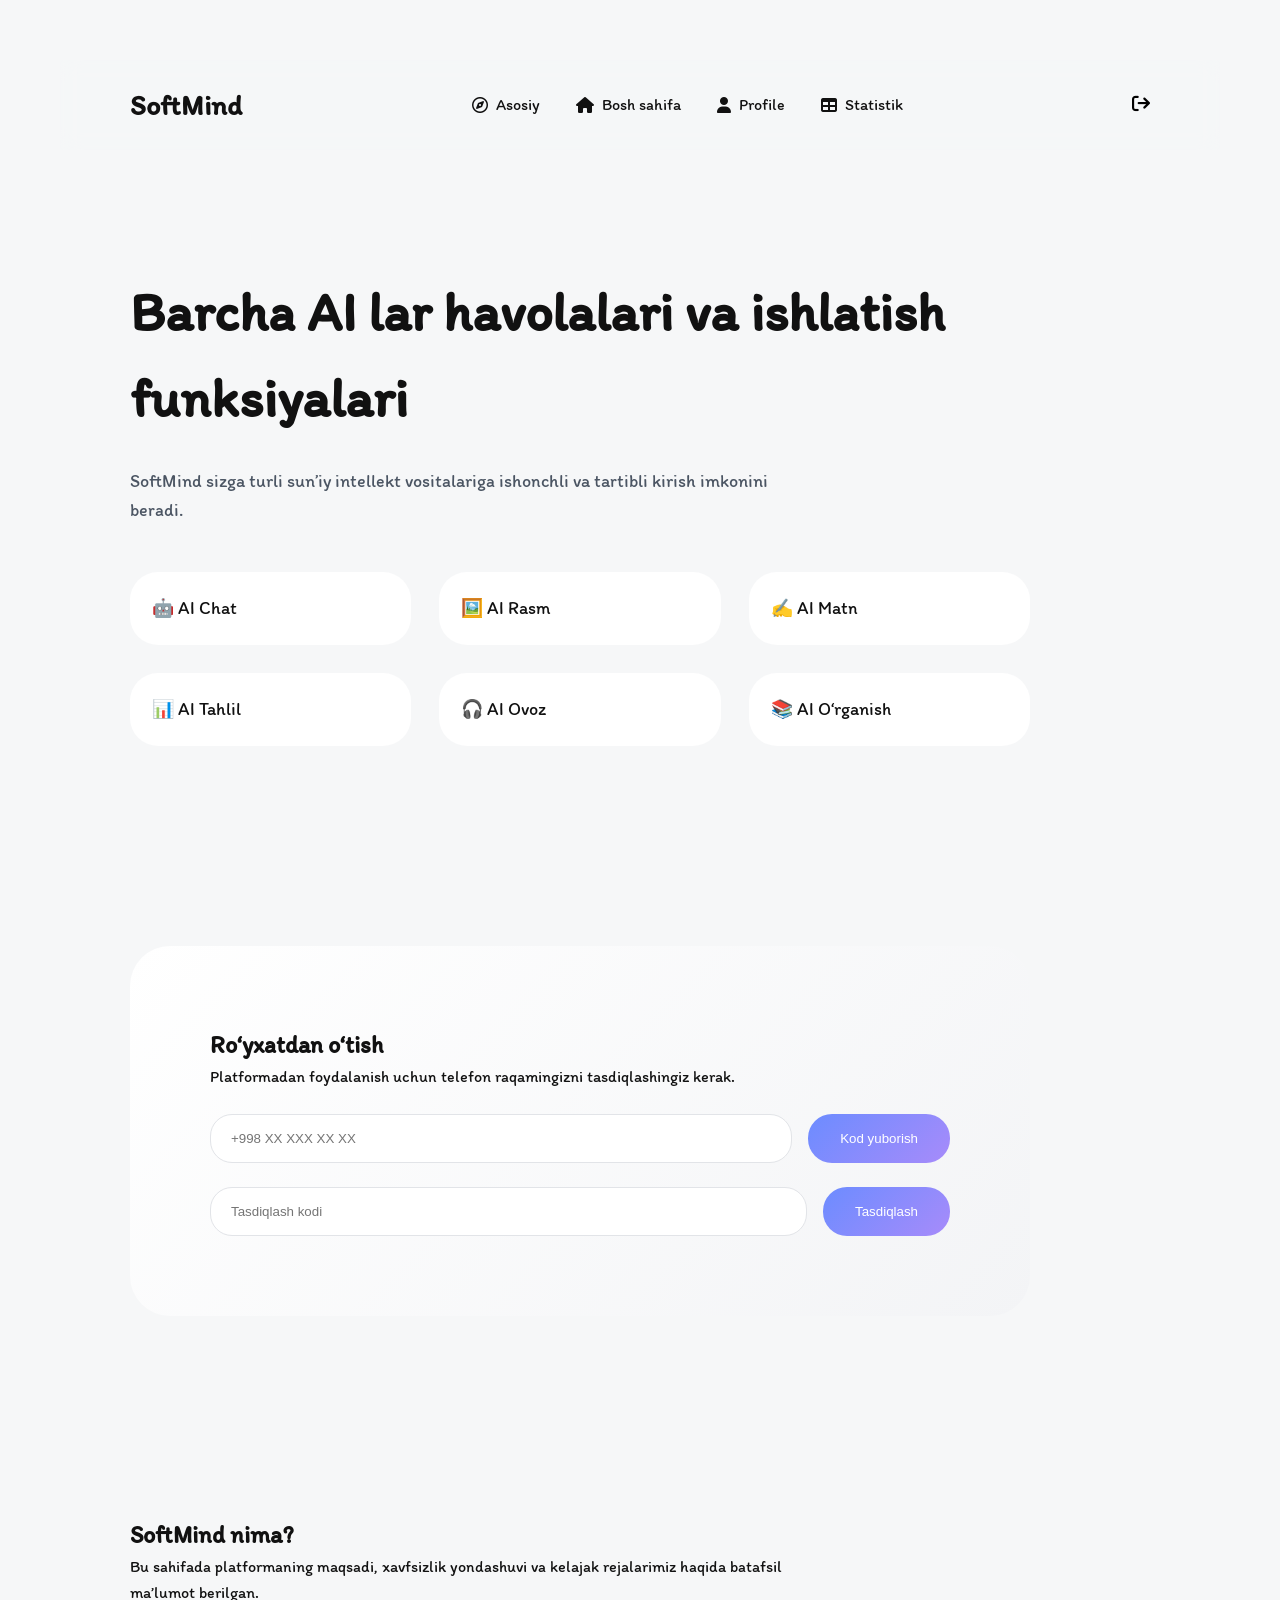
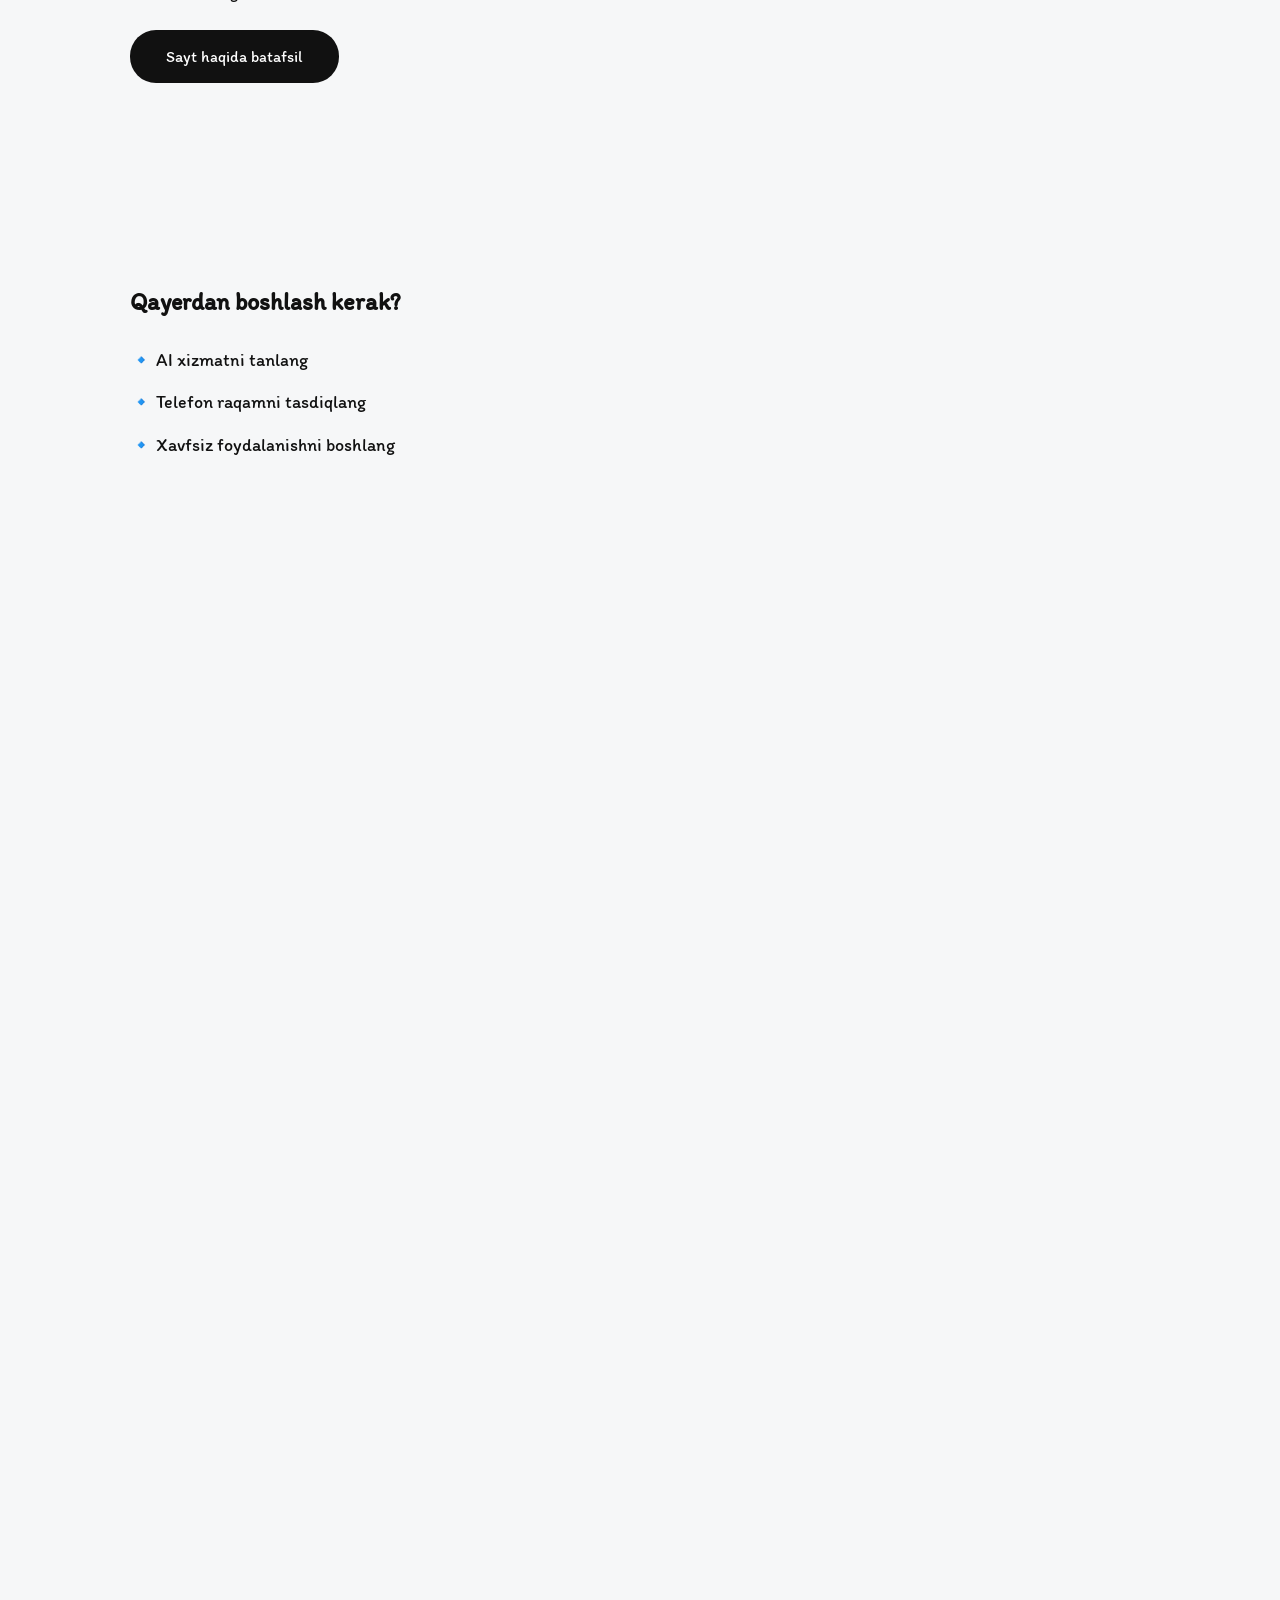
<file: home.html>
<!DOCTYPE html>
<html lang="uz">

<head>
    <meta charset="UTF-8">
    <title>SoftMind — Bosh sahifa</title>
    <link rel="stylesheet" href="style.css">
    <link rel="stylesheet" href="https://cdnjs.cloudflare.com/ajax/libs/font-awesome/6.5.0/css/all.min.css">
</head>

<body>

    <header class="header">
        <h2 class="logo">SoftMind</h2>

    <nav>
      <a id="asos" href="index.html"><i class="fa-regular fa-compass"></i> Asosiy</a>

      <a id="bosh" href="home.html" class="active">
        <i class="fa-solid fa-house"></i> Bosh sahifa
      </a>
      <a id="bosh" href="./prof.html" class="active">
        <i class="fa-solid fa-user"></i>Profile
      </a>
      <a href="./profil.html"><i class="fa-solid fa-table"></i>Statistik</a>
    </nav>

        <a href="./login.html"><button class="logout" onclick="logout()">
                <i class="fa-solid fa-arrow-right-from-bracket"></i>
            </button></a>
    </header>

    <main class="home">

        <!-- AI HUB -->
        <section class="ai-hub">
            <h1>Barcha AI lar havolalari va ishlatish funksiyalari</h1>
            <p>
                SoftMind sizga turli sun’iy intellekt vositalariga
                ishonchli va tartibli kirish imkonini beradi.
            </p>

            <div class="ai-links">
                <a class="ai-card" href="#">🤖 AI Chat</a>
                <a class="ai-card" href="#">🖼️ AI Rasm</a>
                <a class="ai-card" href="#">✍️ AI Matn</a>
                <a class="ai-card" href="#">📊 AI Tahlil</a>
                <a class="ai-card" href="#">🎧 AI Ovoz</a>
                <a class="ai-card" href="#">📚 AI O‘rganish</a>
            </div>
        </section>

        <!-- RO‘YXATDAN O‘TISH -->
        <section class="register">
            <h2>Ro‘yxatdan o‘tish</h2>
            <p>
                Platformadan foydalanish uchun
                telefon raqamingizni tasdiqlashingiz kerak.
            </p>

            <div class="phone-box">
                <input id="phone" type="tel" placeholder="+998 XX XXX XX XX">
                <button onclick="sendCode()">Kod yuborish</button>
            </div>

            <div class="code-box">
                <input id="code" type="text" placeholder="Tasdiqlash kodi">
                <button onclick="verifyCode()">Tasdiqlash</button>
            </div>
        </section>

        <!-- SAYT HAQIDA -->
        <section class="about-link">
            <h2>SoftMind nima?</h2>
            <p>
                Bu sahifada platformaning maqsadi,
                xavfsizlik yondashuvi va kelajak rejalarimiz haqida
                batafsil ma’lumot berilgan.
            </p>
            <a href="about.html" class="about-btn">
                Sayt haqida batafsil
            </a>
        </section>

        <!-- YO‘NALTIRUVCHI -->
        <section class="guide">
            <h2>Qayerdan boshlash kerak?</h2>
            <ul>
                <li>🔹 AI xizmatni tanlang</li>
                <li>🔹 Telefon raqamni tasdiqlang</li>
                <li>🔹 Xavfsiz foydalanishni boshlang</li>
            </ul>
        </section>

    </main>

    <script src="script.js"></script>
</body>

</html>
</file>
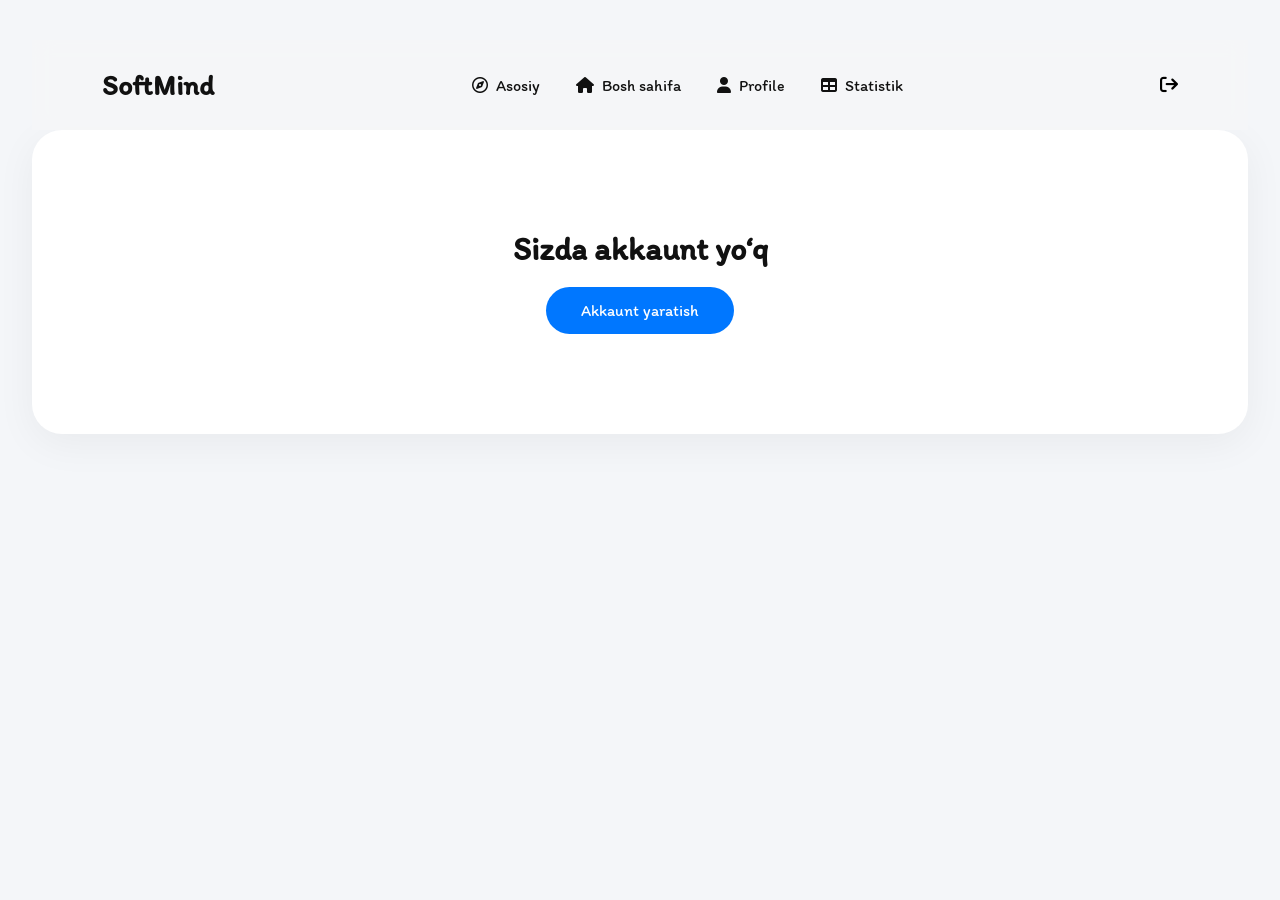
<file: prof.html>
<!DOCTYPE html>
<html lang="uz">

<head>
    <meta charset="UTF-8">
    <meta name="viewport" content="width=device-width, initial-scale=1.0">
    <title>Profile</title>

    <link href="https://fonts.googleapis.com/css2?family=Itim&display=swap" rel="stylesheet">
    <link rel="stylesheet" href="https://cdnjs.cloudflare.com/ajax/libs/font-awesome/6.5.0/css/all.min.css">
    <style>
        * {
            margin: 0;
            padding: 0;
            box-sizing: border-box;
            font-family: 'Itim', cursive;
        }

        body {
            background: #f4f6f9;
            color: #111;
            transition: 0.4s;
        }

        /* ===== HEADER ===== */
        .header {
            height: 90px;
            padding: 0 70px;
            display: flex;
            align-items: center;
            justify-content: space-between;
            background: rgba(246, 247, 248, 0.9);
            backdrop-filter: blur(10px);
            position: sticky;
            top: 0;
            z-index: 100;
        }

        .logo {
            font-size: 28px;
        }

        nav {
            display: flex;
            gap: 36px;
        }

        nav a {
            text-decoration: none;
            color: #111;
            font-size: 16px;
            display: flex;
            align-items: center;
            gap: 8px;
            position: relative;
            transition: 0.4s;

        }

        nav a::after {
            content: "";
            position: absolute;
            bottom: -6px;
            left: 0;
            width: 0;
            height: 2px;

            transition: 0.3s;
        }

        nav a:hover {
            color: grey;

        }

        .logout {
            background: none;
            border: none;
            font-size: 18px;
            cursor: pointer;
        }


        .dark {
            background: #1e1f25;
            color: #e4e6eb;
        }

        .container {
            width: 95%;
            max-width: 1300px;
            margin: 40px auto;
        }

        /* MODE BUTTON */
        .mode-toggle {
            text-align: right;
            margin-bottom: 20px;
        }

        .mode-btn {
            padding: 10px 25px;
            border: none;
            border-radius: 30px;
            cursor: pointer;
            margin-left: 10px;
            font-size: 16px;
        }

        .white-btn {
            background: #ffffff;
            border: 1px solid #ddd;
        }

        .dark-btn {
            background: #2c2f36;
            color: #fff;
        }

        /* NO ACCOUNT */
        .no-account {
            text-align: center;
            padding: 100px;
            background: #fff;
            border-radius: 30px;
            box-shadow: 0 10px 40px rgba(0, 0, 0, 0.05);
        }

        .dark .no-account {
            background: #2a2c33;
        }

        /* FORM */
        .form-box {
            display: none;
            padding: 50px;
            background: #fff;
            border-radius: 30px;
            box-shadow: 0 10px 40px rgba(0, 0, 0, 0.05);
        }

        .dark .form-box {
            background: #2a2c33;
        }

        .form-box input,
        .form-box textarea,
        .form-box select {
            width: 100%;
            padding: 15px;
            margin-bottom: 20px;
            border-radius: 15px;
            border: 1px solid #ddd;
            font-size: 16px;
        }

        .dark .form-box input,
        .dark .form-box textarea,
        .dark .form-box select {
            background: #3a3d46;
            border: 1px solid #444;
            color: #fff;
        }

        /* PROFILE CARD */
        .profile-card {
            display: none;
            margin-top: 30px;
            padding: 60px;
            min-height: 600px;
            background: #fff;
            border-radius: 35px;
            box-shadow: 0 15px 50px rgba(0, 0, 0, 0.08);
        }

        .dark .profile-card {
            background: #2a2c33;
        }

        .profile-top {
            display: flex;
            justify-content: space-between;
            align-items: center;
            margin-bottom: 30px;
        }

        .search {
            margin-bottom: 25px;
        }

        .search input {
            width: 100%;
            padding: 15px;
            border-radius: 20px;
            border: 1px solid #ccc;
            font-size: 16px;
        }

        .dark .search input {
            background: #3a3d46;
            border: 1px solid #444;
            color: #fff;
        }

        /* AI GRID */
        .ai-grid {
            display: grid;
            grid-template-columns: repeat(auto-fill, minmax(220px, 1fr));
            gap: 20px;
        }

        .ai-card {
            padding: 25px;
            border-radius: 20px;
            background: #f0f2f5;
            transition: 0.3s;
        }

        .dark .ai-card {
            background: #3a3d46;
        }

        .ai-card:hover {
            transform: translateY(-6px);
        }

        .ai-card h3 {
            margin-bottom: 10px;
        }

        .ai-card a {
            text-decoration: none;
            color: #0077ff;
            font-weight: bold;
        }

        .dark .ai-card a {
            color: #4da3ff;
        }

        .btn {
            padding: 14px 35px;
            border: none;
            border-radius: 30px;
            background: #0077ff;
            color: #fff;
            cursor: pointer;
            font-size: 16px;
        }   
    </style>
</head>

<body>

    <div class="container">



        <header class="header">
            <h2 class="logo">SoftMind</h2>
            <nav>
                <a id="asos" href="index.html"><i class="fa-regular fa-compass"></i> Asosiy</a>

                <a id="bosh" href="home.html" class="active">
                    <i class="fa-solid fa-house"></i> Bosh sahifa
                </a>
                <a id="bosh" href="./prof.html" class="active">
                    <i class="fa-solid fa-user"></i>Profile
                </a>
                <a href="./profil.html"><i class="fa-solid fa-table"></i>Statistik</a>
            </nav>

            <a href="./login.html"><button class="logout" onclick="logout()">
                    <i class="fa-solid fa-arrow-right-from-bracket"></i>
                </button></a>
        </header>




        <div class="no-account" id="noAccount">
            <h1>Sizda akkaunt yo‘q</h1>
            <br>
            <button class="btn" onclick="openForm()">Akkaunt yaratish</button>
        </div>

        <div class="form-box" id="formBox">
            <h2>Akkaunt yaratish</h2><br>
            <input type="text" id="name" placeholder="Ism">
            <input type="text" id="surname" placeholder="Familya">
            <input type="email" id="email" placeholder="Email">
            <textarea id="bio" rows="3" placeholder="O‘zingiz haqida qisqacha"></textarea>
            <select id="interest">
                <option value="">AI yo‘nalish</option>
                <option value="design">AI Design</option>
                <option value="coding">AI Coding</option>
                <option value="video">AI Video</option>
                <option value="chatbot">AI Chatbot</option>
            </select>
            <button class="btn" onclick="createProfile()">Yaratish</button>
        </div>

        <div class="profile-card" id="profileCard">
            <div class="profile-top">
                <div>
                    <h2 id="fullName"></h2>
                    <p id="bioText"></p>
                </div>
                <div id="emailText"></div>
            </div>

            <h4>Sizning qiziqishingizga mos AI lar </h4>

            <br>
            <br>

            <div class="search">
                <input type="text" id="searchInput" placeholder="AI qidirish..." onkeyup="searchAI()">
            </div>

            <div class="ai-grid" id="aiGrid"></div>
        </div>

    </div>

    <script>

        function setDark() {
            document.body.classList.add("dark");
        }

        function setLight() {
            document.body.classList.remove("dark");
        }

        function openForm() {
            document.getElementById("noAccount").style.display = "none";
            document.getElementById("formBox").style.display = "block";
        }

        let allAI = [];


        function createProfile() {

            const name = document.getElementById("name").value;
            const surname = document.getElementById("surname").value;
            const email = document.getElementById("email").value;
            const bio = document.getElementById("bio").value;
            const interest = document.getElementById("interest").value;

            if (!name || !surname || !email || !interest) {
                alert("Ma'lumotlarni to'ldiring");
                return;
            }

            document.getElementById("formBox").style.display = "none";
            document.getElementById("profileCard").style.display = "block";

            document.getElementById("fullName").innerText = name + " " + surname;
            document.getElementById("emailText").innerText = email;
            document.getElementById("bioText").innerText = bio;

            loadAI(interest);
        }

        function loadAI(type) {

            const aiList = {
                design: ["Midjourney", "Leonardo AI", "Adobe Firefly", "Canva AI", "DALL·E", "Playground AI", "BlueWillow", "NightCafe", "DreamStudio", "Runway Design", "Looka", "Khroma", "Uizard", "Visme AI", "Designs.ai"],
                coding: ["ChatGPT", "GitHub Copilot", "Codeium", "Tabnine", "Replit AI", "Amazon CodeWhisperer", "Cursor AI", "Sourcegraph Cody", "Blackbox AI", "Phind", "Mutable AI", "AskCodi", "Codiga", "DeepCode", "OpenAI API"],
                video: ["Runway ML", "Pika Labs", "Synthesia", "Descript", "Lumen5", "InVideo AI", "Fliki", "Kaiber", "HeyGen", "Colossyan", "Animoto", "Filmora AI", "Veed AI", "Kapwing AI", "DeepBrain"],
                chatbot: ["Dialogflow", "ManyChat", "Botpress", "Tidio AI", "Chatfuel", "Rasa", "Flow XO", "Landbot", "Collect.chat", "Drift AI", "Zoho SalesIQ", "IBM Watson", "Kore.ai", "Ada AI", "Intercom AI"]
            };

            allAI = aiList[type];
            renderAI(allAI);
        }

        function renderAI(list) {
            aiGrid.innerHTML = "";
            list.forEach(ai => {
                aiGrid.innerHTML += `
            <div class="ai-card">
                <h3>${ai}</h3>
                <a href="#" target="_blank">AI sahifasiga o'tish</a>
            </div>
        `;
            });
        }

        function searchAI() {
            const value = searchInput.value.toLowerCase();
            const filtered = allAI.filter(ai => ai.toLowerCase().includes(value));
            renderAI(filtered);
        }

    </script>

</body>

</html>
</file>
<file: style.css>
@import url('https://fonts.googleapis.com/css2?family=Itim&display=swap');

* {
  margin: 0;
  padding: 0;
  box-sizing: border-box;
}

body {
  font-family: 'Itim', cursive;
  background: #F6F7F8;
  color: #111;
  line-height: 1.6;
}

/* ===== LOGIN ===== */
.auth {
  height: 100vh;
  display: flex;
  align-items: center;
  justify-content: center;
}

.login-box {
  background: #fff;
  color: #111;
  padding: 48px;
  width: 380px;
  border-radius: 32px;
  box-shadow: 0 20px 60px rgba(0, 0, 0, 0.08);
}

.login-box h1 {
  font-size: 32px;
  margin-bottom: 6px;
}

.login-box p {
  color: #4B5563;
  margin-bottom: 28px;
}

.login-box input {
  width: 100%;
  padding: 14px 18px;
  border-radius: 20px;
  border: 1px solid #E2E4E8;
  margin-bottom: 16px;
  font-size: 15px;
}

.login-box button {
  width: 100%;
  padding: 14px;
  border-radius: 22px;
  border: none;
  background: linear-gradient(135deg, #6C8CFF, #A78BFA);
  color: white;
  font-size: 16px;
  cursor: pointer;
}

.low {
  display: flex;
  align-items: center;
  gap: 300px;

}

.min-section {
  width: 200px;
}

/* ===== HEADER ===== */
.header {
  height: 90px;
  padding: 0 70px;
  display: flex;
  align-items: center;
  justify-content: space-between;
  background: rgba(246, 247, 248, 0.9);
  backdrop-filter: blur(10px);
  position: sticky;
  top: 0;
  z-index: 100;
}

.logo {
  font-size: 28px;
}

nav {
  display: flex;
  gap: 36px;
}

nav a {
  text-decoration: none;
  color: #111;
  font-size: 16px;
  display: flex;
  align-items: center;
  gap: 8px;
  position: relative;
  transition: 0.7s;

}

nav a::after {
  content: "";
  position: absolute;
  bottom: -6px;
  left: 0;
  width: 0;
  height: 2px;

  transition: 0.3s;
}

nav a:hover {
  color: grey;

}

.logout {
  background: none;
  border: none;
  font-size: 18px;
  cursor: pointer;
}

/* ===== MAIN ===== */
main {
  height: 2400px;
  padding: 120px 70px;
  display: flex;
  flex-direction: column;
  gap: 160px;
}

/* HERO */
.hero {
  display: flex;
  align-items: center;
  gap: 80px;
}

.hero h1 {
  font-size: 56px;
  margin-bottom: 24px;
}

.hero p {
  font-size: 20px;
  color: #4B5563;
}

.hero img {
  width: 420px;
  border-radius: 36px;
  transition: 0.5s;
}

.hero img:hover {
  transform: scale(1.04);
}

/* SECTIONS */
.problem,
.flow {
  max-width: 700px;
}

.problem h3,
.flow h3 {
  font-size: 32px;
  margin-bottom: 16px;
}

/* FEATURES */
.features,
.benefits {
  display: grid;
  grid-template-columns: repeat(3, 1fr);
  gap: 32px;
}

.feature,
.benefit {
  padding: 36px;
  border-radius: 28px;
  font-size: 18px;
  transition: 0.4s;
}

.feature:hover,
.benefit:hover {
  transform: translateY(-6px);
}

/* GALLERY */
.gallery {
  display: grid;
  grid-template-columns: repeat(3, 1fr);
  gap: 28px;
}

.gallery img {
  width: 100%;
  height: 320px;
  object-fit: cover;
  border-radius: 32px;
  transition: 0.5s;
}

.gallery img:hover {
  transform: scale(1.05);
}

/* PHILOSOPHY */
.philosophy {
  background: linear-gradient(135deg, #ffffff, #F3F4F6);
  padding: 80px;
  border-radius: 40px;
  max-width: 900px;
}

.philosophy h2 {
  font-size: 40px;
  margin-bottom: 20px;
}

/* CTA */
.cta {
  text-align: center;
}

.cta h2 {
  font-size: 42px;
  margin-bottom: 24px;
}

.cta button {
  padding: 16px 42px;
  border-radius: 28px;
  border: none;
  background: linear-gradient(135deg, #6C8CFF, #A78BFA);
  color: #fff;
  font-size: 18px;
}

/* SOFT COLORS */
.soft-blue {
  background: #EFF6FF;
}

.soft-green {
  background: #ECFDF5;
}

.soft-purple {
  background: #F5F3FF;
}

.soft-peach {
  background: #FFF1F2;
}

.soft-yellow {
  background: #FEFCE8;
}



/* ===== HOME PAGE ===== */
main {
  min-height: 2400px;
  height: auto;
}

.home {
  min-height: 3600px;
  height: auto;
}

/* HERO */
.home-hero {
  max-width: 700px;
}

.home-hero h1 {
  font-size: 56px;
  margin-bottom: 24px;
}

/* STATS */
.home-stats {
  display: grid;
  grid-template-columns: repeat(3, 1fr);
  gap: 32px;
}

.stat {
  padding: 40px;
  border-radius: 28px;
  font-size: 18px;
}

/* AI SECTION */
.home-ai {
  display: flex;
  gap: 80px;
  align-items: center;
}

.home-ai img {
  width: 420px;
  border-radius: 36px;
}

/* GALLERY */
.home-gallery {
  display: grid;
  grid-template-columns: repeat(4, 1fr);
  gap: 24px;
}

.home-gallery img {
  width: 100%;
  height: 260px;
  object-fit: cover;
  border-radius: 28px;
}

/* STEPS */
.home-steps ul {
  list-style: none;
  margin-top: 24px;
}

.home-steps li {
  margin-bottom: 14px;
  font-size: 18px;
}

/* QUOTE */
.home-quote {
  background: linear-gradient(135deg, #ffffff, #F3F4F6);
  padding: 120px;
  border-radius: 48px;
  text-align: center;
  font-size: 36px;
}


/* ===== BOSH SAHIFA (AI HUB) ===== */
.home {
  height: 3600px;
  padding: 120px 70px;
  display: flex;
  flex-direction: column;
  gap: 200px;
}

/* AI HUB */
.ai-hub {
  max-width: 900px;
}

.ai-hub h1 {
  font-size: 54px;
  margin-bottom: 24px;
}

.ai-hub p {
  color: #4B5563;
  font-size: 18px;
  max-width: 640px;
}

.ai-links {
  margin-top: 48px;
  display: grid;
  grid-template-columns: repeat(3, 1fr);
  gap: 28px;
}

.ai-card {
  background: #fff;
  padding: 36px;
  border-radius: 30px;
  text-decoration: none;
  color: #111;
  font-size: 18px;
  transition: 0.5s;
}

.ai-card:hover {
  transform: translateY(-8px);
  background: linear-gradient(135deg, #EFF6FF, #F5F3FF);
}

/* RO‘YXATDAN O‘TISH */
.register {
  background: linear-gradient(135deg, #ffffff, #F3F4F6);
  padding: 80px;
  border-radius: 40px;
  max-width: 900px;
}

.phone-box,
.code-box {
  margin-top: 24px;
  display: flex;
  gap: 16px;
}

.register input {
  flex: 1;
  padding: 16px 20px;
  border-radius: 22px;
  border: 1px solid #E2E4E8;
}

.register button {
  padding: 16px 32px;
  border-radius: 24px;
  border: none;
  background: linear-gradient(135deg, #6C8CFF, #A78BFA);
  color: white;
  cursor: pointer;
}

/* ABOUT LINK */
.about-link {
  max-width: 700px;
}

.about-btn {
  display: inline-block;
  margin-top: 24px;
  padding: 14px 36px;
  border-radius: 26px;
  text-decoration: none;
  background: #111;
  color: #fff;
  transition: 0.4s;
}

.about-btn:hover {
  transform: translateY(-5px);
}

.guide ul {
  list-style: none;
  margin-top: 24px;
}

.guide li {
  margin-bottom: 14px;
  font-size: 18px;
}

nav {
  display: flex;
  gap: 36px;
}

nav a {
  text-decoration: none;
  color: #111;
  font-size: 16px;
  display: flex;
  align-items: center;
  gap: 8px;
  position: relative;
  transition: 0.4s;

}


.profile-page {
  padding: 140px 80px;
  display: flex;
  flex-direction: column;
  gap: 60px;
}

/* USER */
.user-card {
  background: #fff;
  padding: 40px;
  border-radius: 36px;
  width: 420px;
}

.user-card img {
  width: 80px;
  border-radius: 50%;
}

.badge.free {
  margin-top: 10px;
  display: inline-block;
  padding: 6px 14px;
  border-radius: 14px;
  font-size: 12px;
  background: #F3F4F6;
}

/* CONTROLS */
.ai-controls {
  display: flex;
  gap: 20px;
}

.ai-controls input,
.ai-controls select {
  padding: 14px 20px;
  border-radius: 22px;
  border: 1px solid #E5E7EB;
  font-size: 14px;
}

/* TABLE */
.table-wrap {
  background: #fff;
  border-radius: 30px;
  padding: 20px;
  overflow-x: auto;
}

.ai-table {
  width: 100%;
  border-collapse: collapse;
}

.ai-table th,
.ai-table td {
  padding: 16px;
  text-align: left;
}

.ai-table thead {
  background: #F3F4F6;
}

.ai-table tbody tr:hover {
  background: #F9FAFB;
}

.ai-table .active {
  color: #16A34A;
  font-weight: 600;
}

.ai-table .beta {
  color: #F59E0B;
}

.lock {
  color: #9CA3AF;
}

.open-btn {
  color: #6366F1;
  text-decoration: none;
  font-weight: 500;
}

.profile-page {
  padding: 140px 80px;
  display: flex;
  flex-direction: column;
  gap: 60px;
}

/* USER */
.user-card {
  background: #fff;
  padding: 40px;
  border-radius: 36px;
  width: 320px;
  height: 350px;
  display: flex;
  flex-direction: column;
}

.user-card img {
  width: 80px;
  border-radius: 50%;
}

.badge.free {
  margin-top: 20px;
  padding: 30px;
  display: inline-block;
  padding: 6px 14px;
  border-radius: 14px;
  background: #F3F4F6;
  font-size: 12px;
  width: 140px;
  border: none;
}

/* INFO */
.diagram-info {
  max-width: 700px;
}

.diagram-info p {
  color: #6B7280;
}

/* CHART */
.chart-box {
  background: #fff;
  padding: 40px;
  border-radius: 40px;
  box-shadow: 0 30px 60px rgba(0, 0, 0, 0.08);
}

.logo-marquee {
  margin-top: 120px;
  padding: 80px 0;
  overflow: hidden;
}


.marquee {
  display: flex;
  width: max-content;
  animation: marquee 35s linear infinite;
  will-change: transform;
}

.marquee__group {
  display: flex;
  gap: 32px;
  padding-right: 32px;
}

.marquee__group img {
  width: 300px;
  height: 190px;
  object-fit: cover;
  border-radius: 28px;
  flex-shrink: 0;
  box-shadow: 0 20px 40px rgba(0, 0, 0, .12);
  transition: 0.5s;
}
.marquee__group img:hover{
  transform: translateY(-9px);
}

@keyframes marquee {
  from {
    transform: translateX(0);
  }

  to {
    transform: translateX(-50%);
  }
}

@import url('https://fonts.googleapis.com/css2?family=Itim&display=swap');

body {
  font-family: 'Itim', cursive;
  background: #F6F7F8;
  color: #111;
  padding: 60px;
}

.title {
  font-size: 48px;
  margin-bottom: 50px;
}

.ai-grid {
  display: grid;
  grid-template-columns: repeat(auto-fill, minmax(260px, 1fr));
  gap: 32px;
}

.ai-card {
  background: #fff;
  border-radius: 28px;
  padding: 22px;
  cursor: pointer;
  transition: .4s;
}

.ai-card:hover {
  transform: translateY(-8px);
  box-shadow: 0 25px 50px rgba(0, 0, 0, .12);
}

.ai-card img {
  width: 100%;
  height: 160px;
  object-fit: cover;
  border-radius: 20px;
  margin-bottom: 14px;
}

.ai-card h3 {
  font-size: 20px;
  margin-bottom: 6px;
}

.ai-card p {
  font-size: 14px;
  color: #6B7280;
}

.ai-card span {
  display: inline-block;
  margin-top: 12px;
  padding: 6px 12px;
  font-size: 12px;
  border-radius: 14px;
  background: #F3F4F6;
}



@import url('https://fonts.googleapis.com/css2?family=Itim&display=swap');

body {
  font-family: 'Itim', cursive;
  background: #F6F7F8;
  color: #111;
  padding: 60px;
}

/* TOP */
.top-bar {
  display: flex;
  justify-content: space-between;
  align-items: center;
  margin-bottom: 50px;
  gap: 40px;
}

.title {
  font-size: 46px;
}

/* SEARCH */
#searchInput {
  width: 360px;
  padding: 16px 22px;
  border-radius: 28px;
  border: none;
  font-size: 16px;
  outline: none;
  background: #fff;
  box-shadow: 0 20px 40px rgba(0, 0, 0, .08);
  transition: .4s;
}

#searchInput:focus {
  width: 420px;
  box-shadow: 0 25px 60px rgba(0, 0, 0, .14);
}

/* GRID */
.ai-grid {
  display: grid;
  grid-template-columns: repeat(auto-fill, minmax(260px, 1fr));
  gap: 32px;
}

.ai-card {
  background: #fff;
  border-radius: 28px;
  padding: 22px;
  cursor: pointer;
  transition: .4s;
}

.ai-card:hover {
  transform: translateY(-8px);
  box-shadow: 0 25px 50px rgba(0, 0, 0, .12);
}

.ai-card img {
  width: 100%;
  height: 160px;
  object-fit: contain;
  border-radius: 20px;
  margin-bottom: 14px;
}

.ai-card h3 {
  font-size: 20px;
  margin-bottom: 6px;
}

.ai-card p {
  font-size: 14px;
  color: #6B7280;
}

.ai-card span {
  display: inline-block;
  margin-top: 12px;
  padding: 6px 14px;
  font-size: 12px;
  border-radius: 14px;
  background: #F3F4F6;
}

/* EMPTY */
.empty {
  display: none;
  margin-top: 80px;
  text-align: center;
  font-size: 22px;
  color: #6B7280;
}

.filters {
  margin-bottom: 40px;
}

#typeSelect {
  padding: 14px 22px;
  border-radius: 22px;
  border: none;
  font-size: 15px;
  background: #fff;
  box-shadow: 0 16px 35px rgba(0, 0, 0, .08);
  cursor: pointer;
}
</file>
